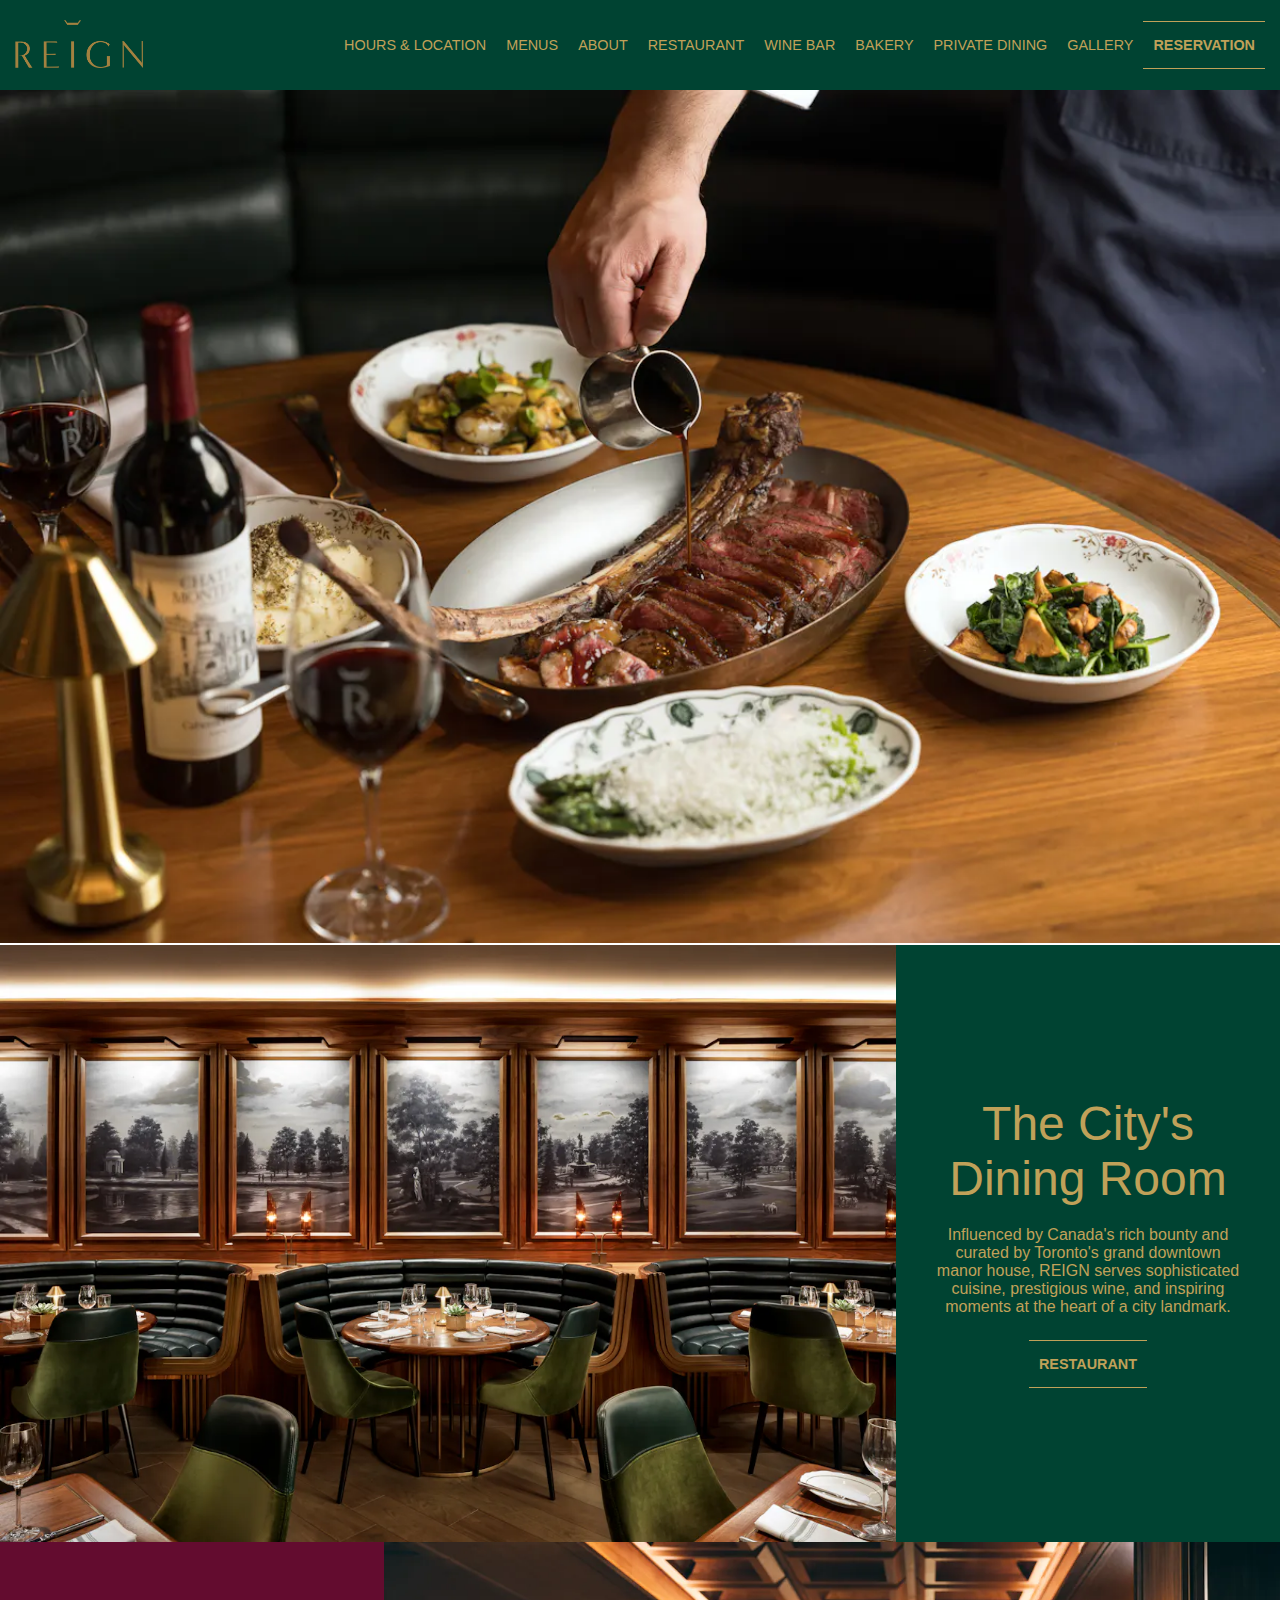
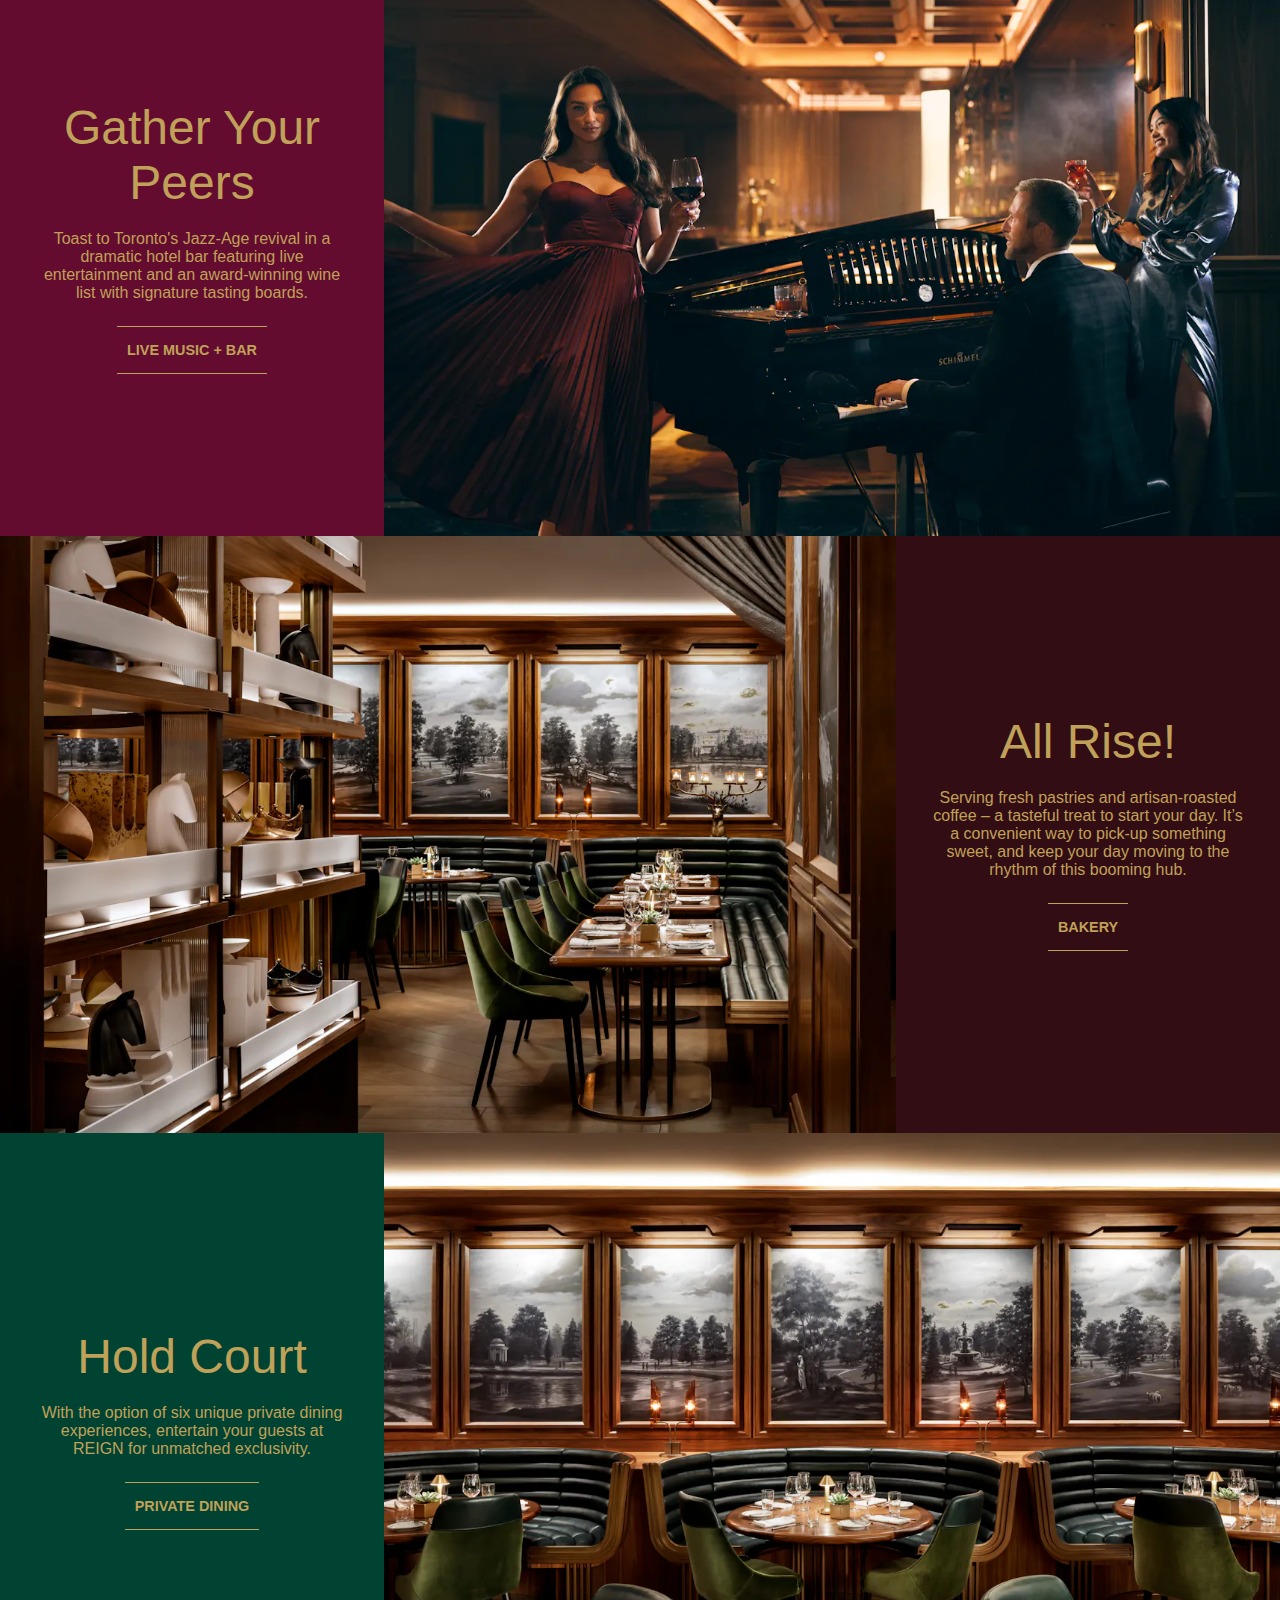
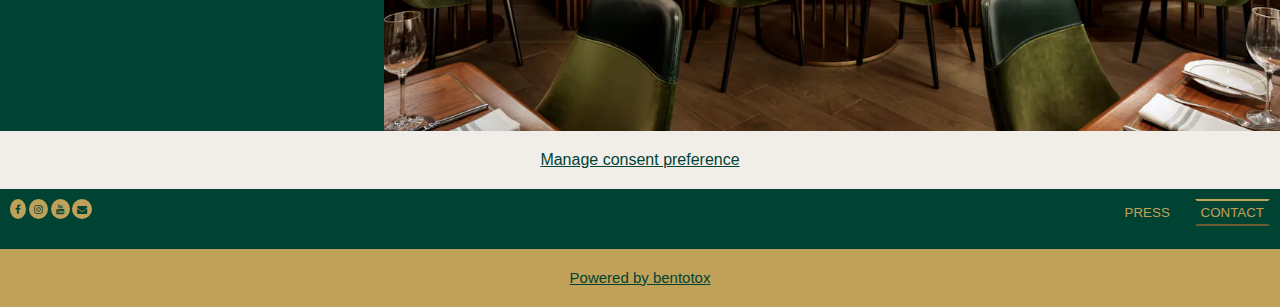
<file: index.html>
<!DOCTYPE html>
<html lang="en">
<head>
    <meta charset="UTF-8">
    <meta name="viewport" content="width=device-width, initial-scale=1.0">
    <title>Document</title>
    <link rel="stylesheet" href="reigntoronto.css">
    <link href="https://fonts.cdnfonts.com/css/minerva-modern-font-family" rel="stylesheet">
    <link rel="stylesheet" href="https://cdnjs.cloudflare.com/ajax/libs/font-awesome/4.7.0/css/font-awesome.min.css"></link>

</head>
<body>

           <!--  to be reccycled -->
    <header>
       <section class="logoimg">
        <img src="6699logo.png" alt="">
       </section>
       <nav class="navbarlinks">
        <ul class="forheadernavbar">
            <li><a href="">Hours & Location</a></li>
            <li><a href="">Menus</a></li>
            <li><a href="">About</a></li>
            <li><a href="">Restaurant</a></li>
            <li><a href="">Wine Bar</a></li>
            <li><a href="">Bakery</a></li>
            <li><a href="">Private Dining</a></li>
            <li><a href="">Gallery</a></li>
            <li ><a href="">Reservation</a></li>
        </ul>
       </nav>
    
       <article class="dropdownmenu">
        <img src="icon-hamburger.svg"  class="special" alt="">
        <ul class="dropdowncontent">
            <li><a href="">Hours & Location</a></li>
            <li><a href="">Menus</a></li>
            <li><a href="">About</a></li>
            <li><a href="">Restaurant</a></li>
            <li><a href="">Wine Bar</a></li>
            <li><a href="">Bakery</a></li>
            <li><a href="">Private Dining</a></li>
            <li><a href="">Gallery</a></li>
            <li ><a href="">Reservation</a></li>
        </ul>
       </article>

    </header>



<!--     firstscetion -->
<section class="firstsection">
    <!-- backgroundimage -->

<article class="coverimage">
    <img src="IMG_4469 2.WEBP" alt="the backgroundimage">
</article>

</section>

<!-- 1 majorsections repeated  -->
<section class="majorsections">

    <article class="consistentimage">
        <img src="IMG_4471 2.WEBP" alt="an image of the Restaurant">
    </article>
    <article class="consistenttext">
        <p class="biggesttextsize">
            The City's Dining Room
        </p>
        <p class="fontsize16">
            Influenced by Canada's rich bounty and curated by Toronto's grand downtown manor house, REIGN serves sophisticated cuisine, prestigious wine, and inspiring moments at the heart of a city landmark.

        </p>
        <p class="fontsize144">
           <a href="">RESTAURANT</a>
        </p>
    </article>
</section>

<!-- 2 majorsections repeated  -->
<section class="majorsection">
    <article class="consistenttext">
        <p class="biggesttextsize">
            Gather Your Peers

        </p>
        <p class="fontsize16">
            Toast to Toronto's Jazz-Age revival in a dramatic hotel bar featuring live entertainment and an award-winning wine list with signature tasting boards.
        </p>
        <p class="fontsize144">
            <a href="">LIVE MUSIC + BAR</a>

        </p>
    </article>
    <article class="consistentimage">
        <img src="IMG_4472 2.WEBP" alt="">
    </article>
   
</section>

<!-- 3 majorsections repeated  -->
<section class="majorsectioner">
    <article class="consistentimage">
        <img src="IMG_4467 2.WEBP" alt="anotehr fine ass image">
    </article>
    <article class="consistenttext">
        <p class="biggesttextsize">
            All Rise!

        </p>
        <p class="fontsize16">
            Serving fresh pastries and artisan-roasted coffee – a tasteful treat to start your day. It’s a convenient way to pick-up something sweet, and keep your day moving to the rhythm of this booming hub.

        </p>
        <p class="fontsize144">
            <a href="">BAKERY</a>

        </p>
    </article>
</section>

<!-- 4majorsections repeated  -->
<section class="majorsections">
    <article class="consistenttext">
        <p class="biggesttextsize">
            Hold Court
        </p>
        <p class="fontsize16">
            With the option of six unique private dining experiences, entertain your guests at REIGN for unmatched exclusivity.

        </p>
        <p class="fontsize144">
            <a href="">PRIVATE DINING</a>

        </p>
    </article>
    <article class="consistentimage">
        <img src="IMG_4471 2.WEBP" alt="an image of coffee">
    </article>
    
</section>

<footer>
    <div style="display: flex; justify-content: center; align-items: center;" id="subfooter" class="fontsize16"><a href="https://www.reigntoronto.ca/contact/# fontsize16">Manage consent preference</a></div>
    
    <div id="subfooter1">
        <span><i class="fa fa-facebook"><a href="https://www.facebook.com/ReignRYH/"></a></i>
        <i class="fa fa-instagram"><a href="https://www.instagram.com/reigntoronto/"></a></i>
        <i class="fa fa-youtube"><a href="https://www.tripadvisor.ca/RSManagementCenter-g155019-d17465967-Reign-Toronto_Ontario.html"></a></i>
        <i class="fa fa-envelope"><a href="ryh.restaurantreservations@fairmont.com"></a></i></span>
    
    <article class="moving-right">
        <button id="sfb1"><a href="https://www.reigntoronto.ca/press-listing/">PRESS</a></button>
        <button id="sfb2"><a href="https://www.reigntoronto.ca/press-listing/">CONTACT</a></button></span>
    
    </article>
    </div>
    <div id="subfooter2" class="fontsize16"><a href="https://getbento.com/?utm_source=footer&utm_campaign=reigntoronto.ca">Powered by bentotox</a></div>
</footer>


</body>
</html>
</file>
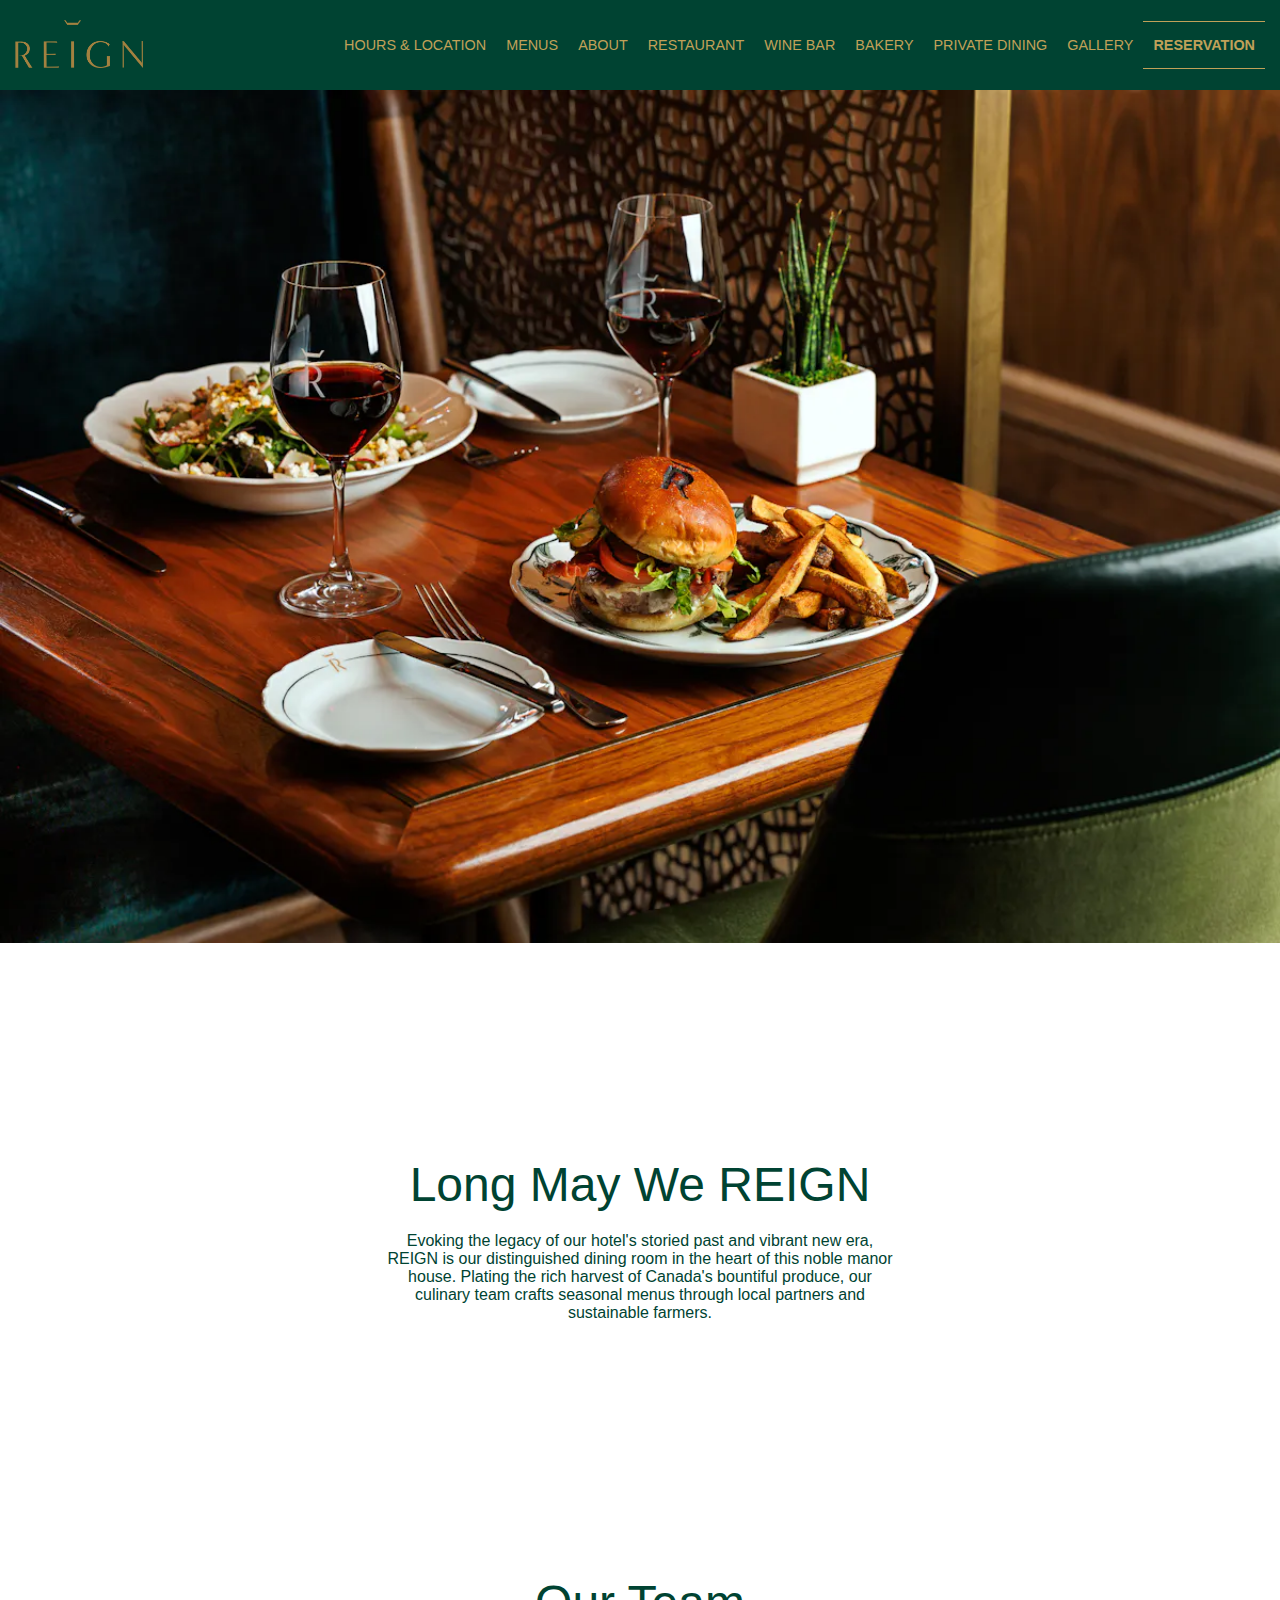
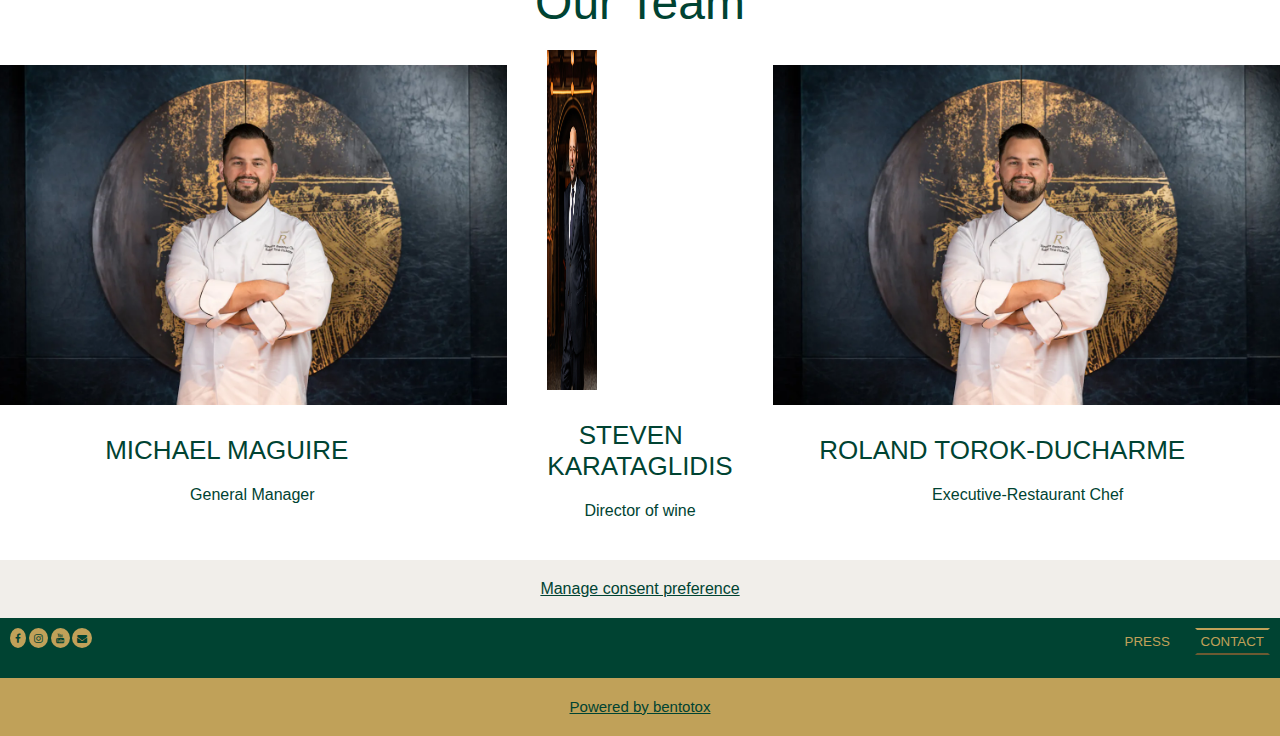
<file: reigntorontoaboutpage.html>
<!DOCTYPE html>
<html lang="en">
<head>
    <meta charset="UTF-8">
    <meta name="viewport" content="width=device-width, initial-scale=1.0">
    <title>Document</title>
    <link rel="stylesheet" href="reigntoronto.css">
    <link href="https://fonts.cdnfonts.com/css/minerva-modern-font-family" rel="stylesheet">
    <link rel="stylesheet" href="https://cdnjs.cloudflare.com/ajax/libs/font-awesome/4.7.0/css/font-awesome.min.css"></link>


</head>
<body>
       <!--  to be reccycled -->
       <header>
        <section class="logoimg">
         <img src="6699logo.png" alt="">
        </section>
        <nav class="navbarlinks">
         <ul class="forheadernavbar">
             <li><a href="">Hours & Location</a></li>
             <li><a href="">Menus</a></li>
             <li><a href="">About</a></li>
             <li><a href="">Restaurant</a></li>
             <li><a href="">Wine Bar</a></li>
             <li><a href="">Bakery</a></li>
             <li><a href="">Private Dining</a></li>
             <li><a href="">Gallery</a></li>
             <li ><a href="">Reservation</a></li>
         </ul>
        </nav>
     
      <article class="dropdownmenu">
        <img class="" src="icon-hamburger.svg" alt="">
        <ul class="dropdowncontent">
         <li><a href="">Hours & Location</a></li>
         <li><a href="">Menus</a></li>
         <li><a href="">About</a></li>
         <li><a href="">Restaurant</a></li>
         <li><a href="">Wine Bar</a></li>
         <li><a href="">Bakery</a></li>
         <li><a href="">Private Dining</a></li>
         <li><a href="">Gallery</a></li>
         <li ><a href="">Reservation</a></li>
       </ul>
      </article>
     </header>
 
<!--     firstscetion -->
<section class="firstsection">
    <!-- backgroundimage -->

<article class="coverimage">
    <img src="IMG_4468 2.WEBP" alt="the backgroundimage">
</article>

</section>
<section class="longmaywereign">
    <article class="tomask">
        <p class="biggesttextsize">
            Long May We REIGN

        </p>
        <p class="fontsize16">
            Evoking the legacy of our hotel's storied past and vibrant new era, REIGN is our distinguished dining room in the heart of this noble manor house. Plating the rich harvest of Canada's bountiful produce, our culinary team crafts seasonal menus through local partners and sustainable farmers.
        </p>
    </article>
</section>
<section class="ourteam">
    <p class="biggesttextsize">
        Our Team
    </p>
    <article class="forourteamboxes">
        <article class="ourteambox">
            <img src="IMG_4474.WEBP" alt="">
            <p class="mediumsizetext">MICHAEL MAGUIRE</p>
            <p class="fontsize16">
                General Manager
            </p>
        </article>
        <article class="ourteambox">
            <img src="IMG_4475.WEBP" alt=""   class="special">
            <p class="mediumsizetext">STEVEN KARATAGLIDIS</p>
            <p class="fontsize16">
                Director of wine
            </p>
        </article>
        <article class="ourteambox">
            <img src="IMG_4474.WEBP" alt="">
            <p class="mediumsizetext">ROLAND TOROK-DUCHARME</p>
            <p class="fontsize16">
                Executive-Restaurant Chef
            </p>
        </article>


    </article>

</section>

<footer>
    <div style="display: flex; justify-content: center; align-items: center;" id="subfooter" class="fontsize16"><a href="https://www.reigntoronto.ca/contact/#">Manage consent preference</a></div>
    
    <div id="subfooter1">
        <span><i class="fa fa-facebook"><a href="https://www.facebook.com/ReignRYH/"></a></i>
        <i class="fa fa-instagram"><a href="https://www.instagram.com/reigntoronto/"></a></i>
    <i class="fa fa-youtube"><a href="https://www.tripadvisor.ca/RSManagementCenter-g155019-d17465967-Reign-Toronto_Ontario.html"></a></i>
<i class="fa fa-envelope"><a href="ryh.restaurantreservations@fairmont.com"></a></i></span>
<span><button id="sfb1"><a href="https://www.reigntoronto.ca/press-listing/">PRESS</a></button>
    <button id="sfb2"><a href="https://www.reigntoronto.ca/press-listing/">CONTACT</a></button></span>
    </div>
    <div id="subfooter2" class="fontsize16"><a href="https://getbento.com/?utm_source=footer&utm_campaign=reigntoronto.ca">Powered by bentotox</a></div>
</footer>

</body>
</html>
</file>
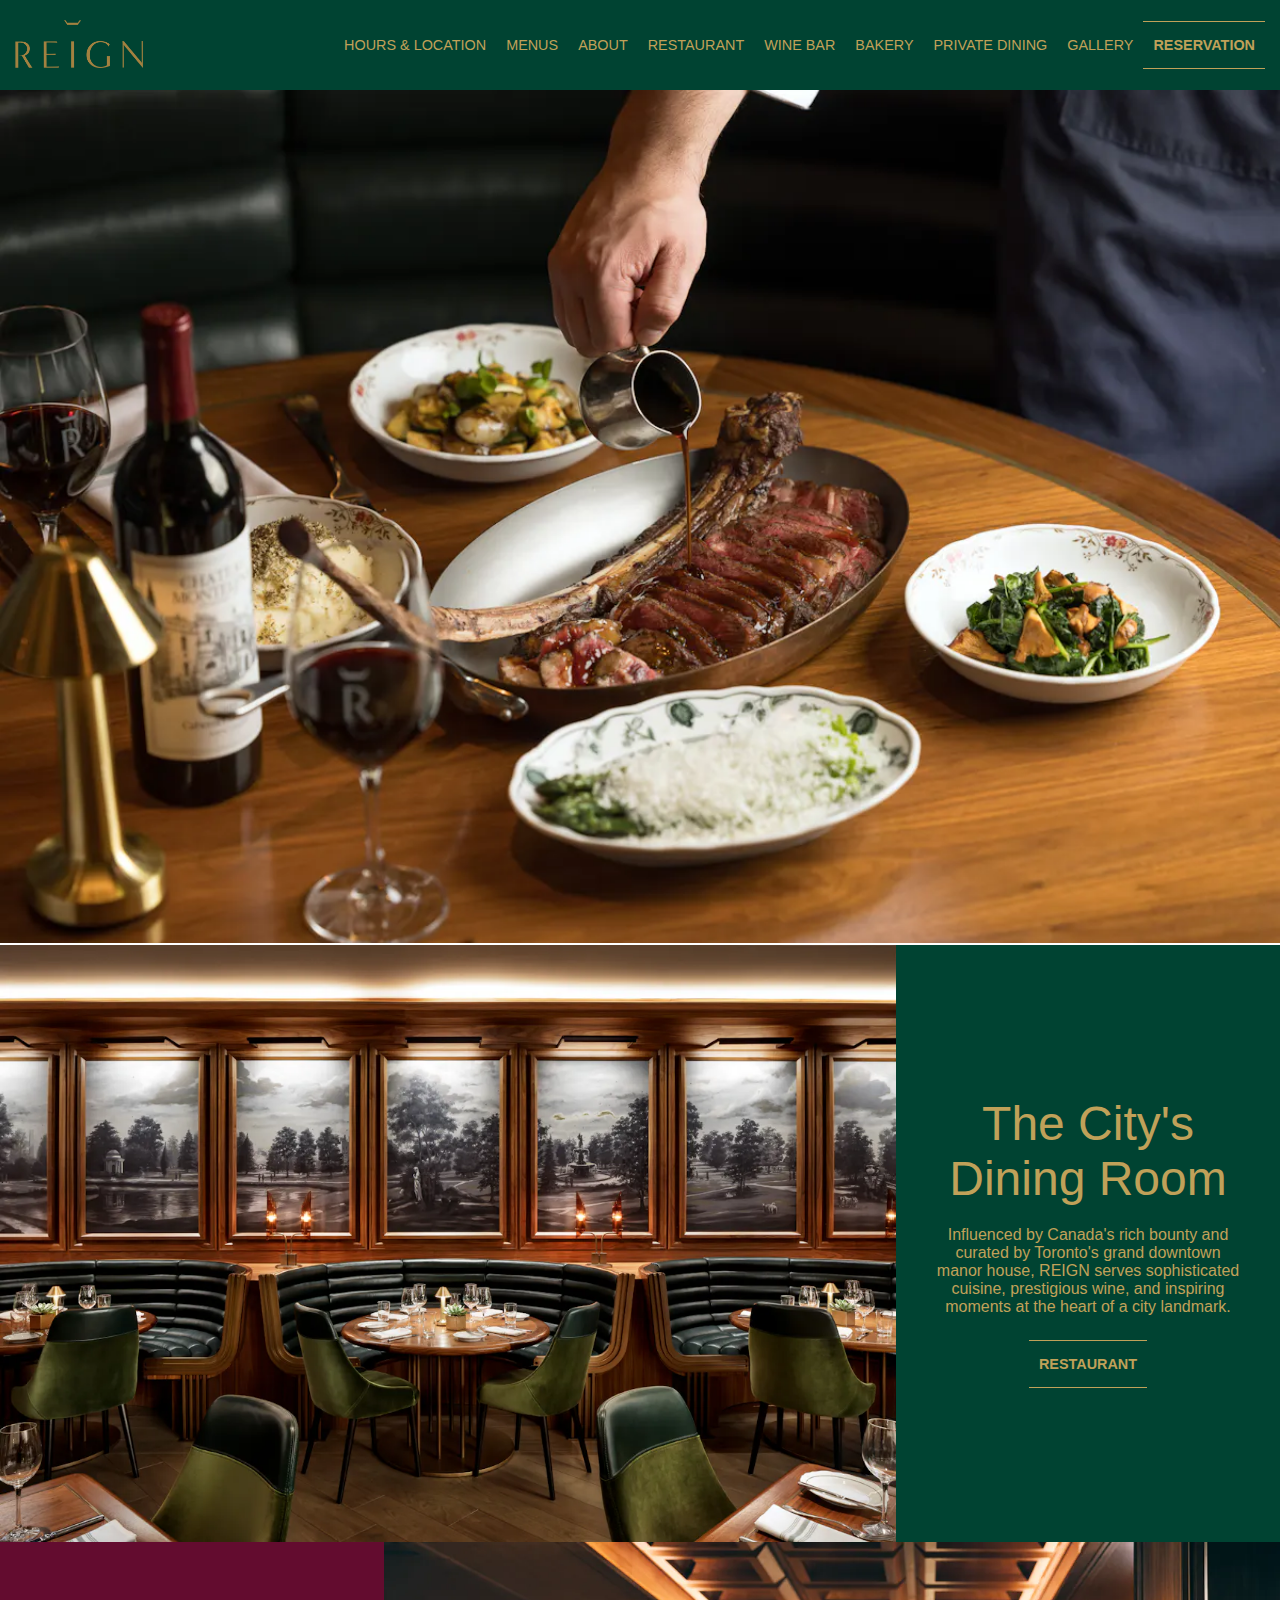
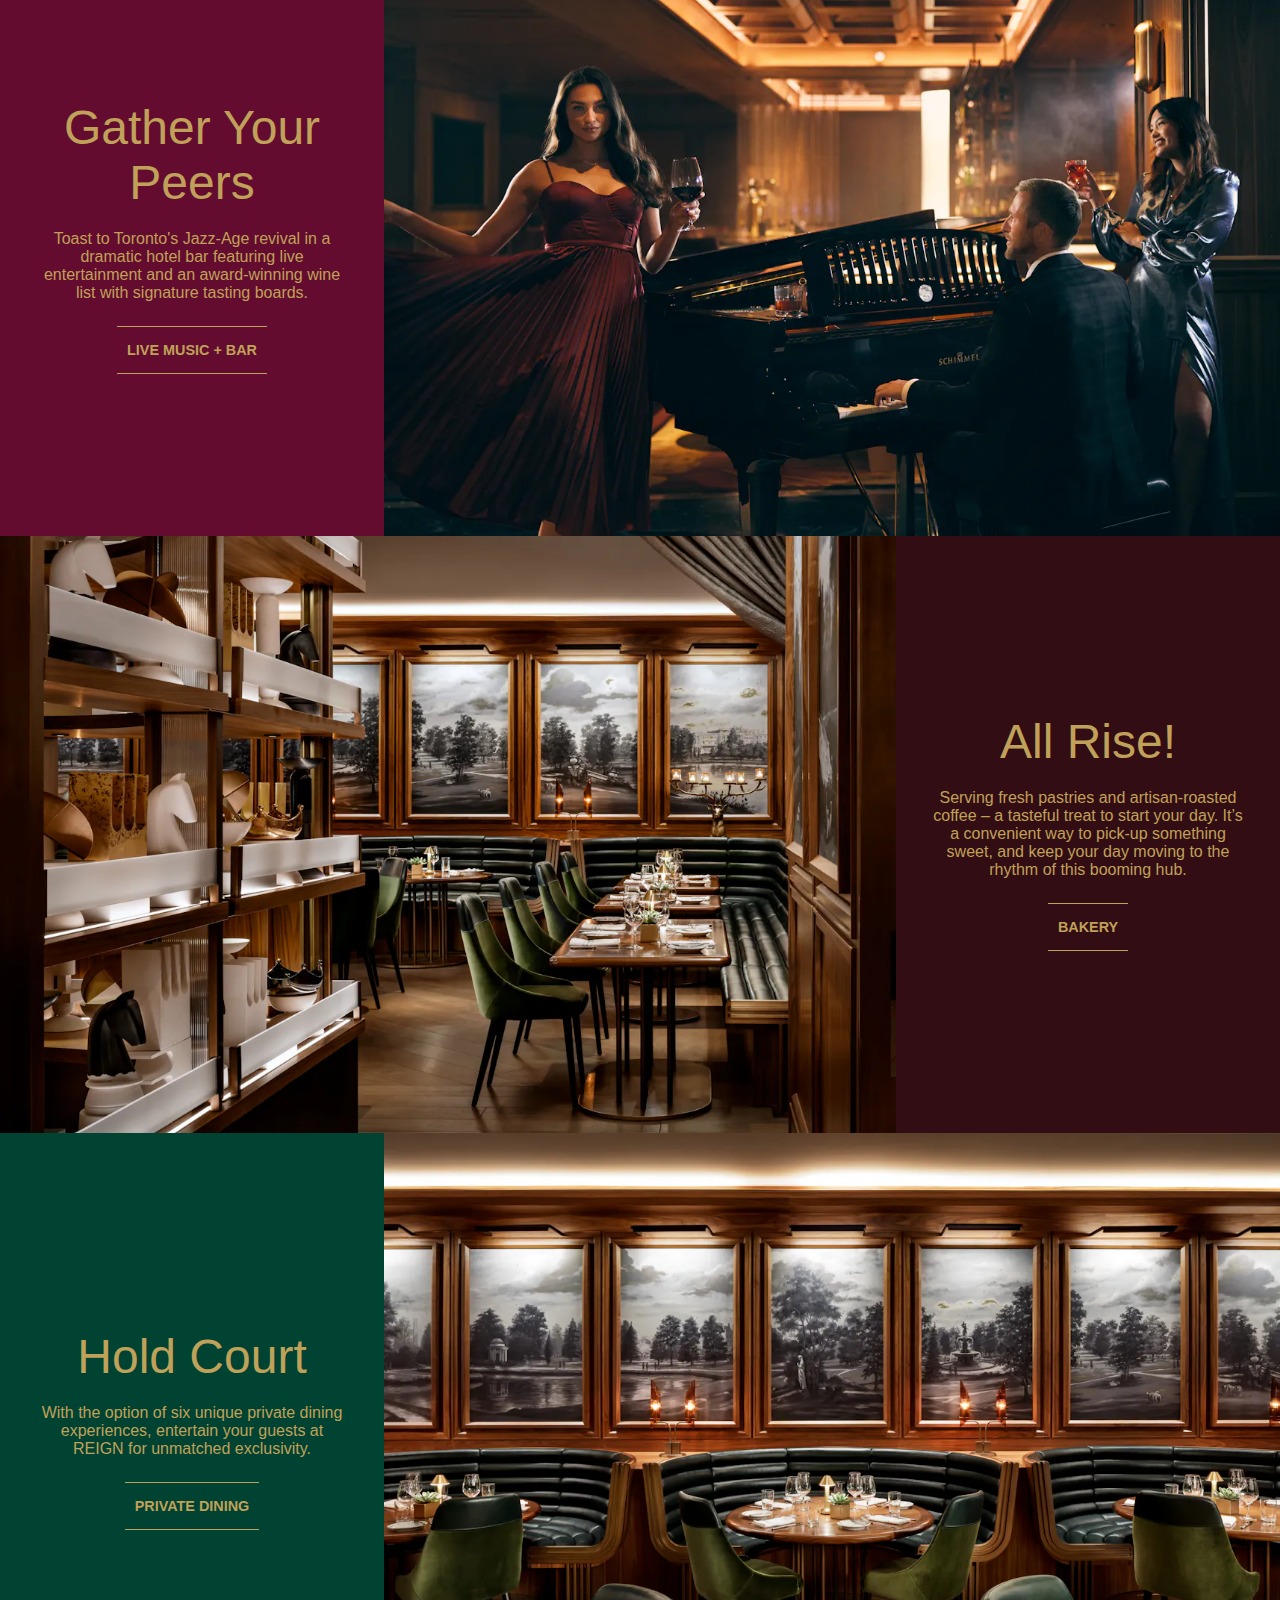
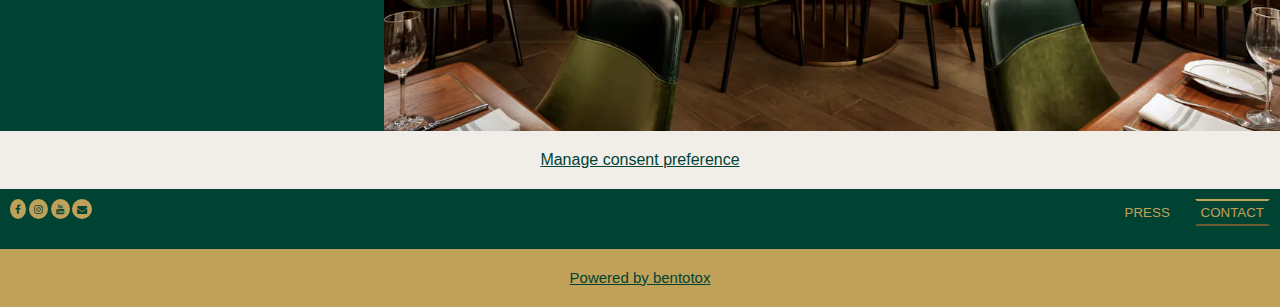
<file: reigntorontolandingpage.html>
<!DOCTYPE html>
<html lang="en">
<head>
    <meta charset="UTF-8">
    <meta name="viewport" content="width=device-width, initial-scale=1.0">
    <title>Document</title>
    <link rel="stylesheet" href="reigntoronto.css">
    <link href="https://fonts.cdnfonts.com/css/minerva-modern-font-family" rel="stylesheet">
    <link rel="stylesheet" href="https://cdnjs.cloudflare.com/ajax/libs/font-awesome/4.7.0/css/font-awesome.min.css"></link>

</head>
<body>

           <!--  to be reccycled -->
    <header>
       <section class="logoimg">
        <img src="6699logo.png" alt="">
       </section>
       <nav class="navbarlinks">
        <ul class="forheadernavbar">
            <li><a href="">Hours & Location</a></li>
            <li><a href="">Menus</a></li>
            <li><a href="">About</a></li>
            <li><a href="">Restaurant</a></li>
            <li><a href="">Wine Bar</a></li>
            <li><a href="">Bakery</a></li>
            <li><a href="">Private Dining</a></li>
            <li><a href="">Gallery</a></li>
            <li ><a href="">Reservation</a></li>
        </ul>
       </nav>
    
       <article class="dropdownmenu">
        <img src="icon-hamburger.svg" class="special" alt="">
        <ul class="dropdowncontent">
            <li><a href="">Hours & Location</a></li>
            <li><a href="">Menus</a></li>
            <li><a href="">About</a></li>
            <li><a href="">Restaurant</a></li>
            <li><a href="">Wine Bar</a></li>
            <li><a href="">Bakery</a></li>
            <li><a href="">Private Dining</a></li>
            <li><a href="">Gallery</a></li>
            <li ><a href="">Reservation</a></li>
        </ul>
       </article>

    </header>



<!--     firstscetion -->
<section class="firstsection">
    <!-- backgroundimage -->

<article class="coverimage">
    <img src="IMG_4469 2.WEBP" alt="the backgroundimage">
</article>

</section>

<!-- 1 majorsections repeated  -->
<section class="majorsections">

    <article class="consistentimage">
        <img src="IMG_4471 2.WEBP" alt="an image of the Restaurant">
    </article>
    <article class="consistenttext">
        <p class="biggesttextsize">
            The City's Dining Room
        </p>
        <p class="fontsize16">
            Influenced by Canada's rich bounty and curated by Toronto's grand downtown manor house, REIGN serves sophisticated cuisine, prestigious wine, and inspiring moments at the heart of a city landmark.

        </p>
        <p class="fontsize144">
           <a href="">RESTAURANT</a>
        </p>
    </article>
</section>

<!-- 2 majorsections repeated  -->
<section class="majorsection">
    <article class="consistenttext">
        <p class="biggesttextsize">
            Gather Your Peers

        </p>
        <p class="fontsize16">
            Toast to Toronto's Jazz-Age revival in a dramatic hotel bar featuring live entertainment and an award-winning wine list with signature tasting boards.
        </p>
        <p class="fontsize144">
            <a href="">LIVE MUSIC + BAR</a>

        </p>
    </article>
    <article class="consistentimage">
        <img src="IMG_4472 2.WEBP" alt="">
    </article>
   
</section>

<!-- 3 majorsections repeated  -->
<section class="majorsectioner">
    <article class="consistentimage">
        <img src="IMG_4467 2.WEBP" alt="anotehr fine ass image">
    </article>
    <article class="consistenttext">
        <p class="biggesttextsize">
            All Rise!

        </p>
        <p class="fontsize16">
            Serving fresh pastries and artisan-roasted coffee – a tasteful treat to start your day. It’s a convenient way to pick-up something sweet, and keep your day moving to the rhythm of this booming hub.

        </p>
        <p class="fontsize144">
            <a href="">BAKERY</a>

        </p>
    </article>
</section>

<!-- 4majorsections repeated  -->
<section class="majorsections">
    <article class="consistenttext">
        <p class="biggesttextsize">
            Hold Court
        </p>
        <p class="fontsize16">
            With the option of six unique private dining experiences, entertain your guests at REIGN for unmatched exclusivity.

        </p>
        <p class="fontsize144">
            <a href="">PRIVATE DINING</a>

        </p>
    </article>
    <article class="consistentimage">
        <img src="IMG_4471 2.WEBP" alt="an image of coffee">
    </article>
    
</section>

<footer>
    <div style="display: flex; justify-content: center; align-items: center;" id="subfooter" class="fontsize16"><a href="https://www.reigntoronto.ca/contact/# fontsize16">Manage consent preference</a></div>
    
    <div id="subfooter1">
        <span><i class="fa fa-facebook"><a href="https://www.facebook.com/ReignRYH/"></a></i>
        <i class="fa fa-instagram"><a href="https://www.instagram.com/reigntoronto/"></a></i>
    <i class="fa fa-youtube"><a href="https://www.tripadvisor.ca/RSManagementCenter-g155019-d17465967-Reign-Toronto_Ontario.html"></a></i>
<i class="fa fa-envelope"><a href="ryh.restaurantreservations@fairmont.com"></a></i></span>
<span><button id="sfb1"><a href="https://www.reigntoronto.ca/press-listing/">PRESS</a></button>
    <button id="sfb2"><a href="https://www.reigntoronto.ca/press-listing/">CONTACT</a></button></span>
    </div>
    <div id="subfooter2" class="fontsize16"><a href="https://getbento.com/?utm_source=footer&utm_campaign=reigntoronto.ca">Powered by bentotox</a></div>
</footer>


</body>
</html>
</file>
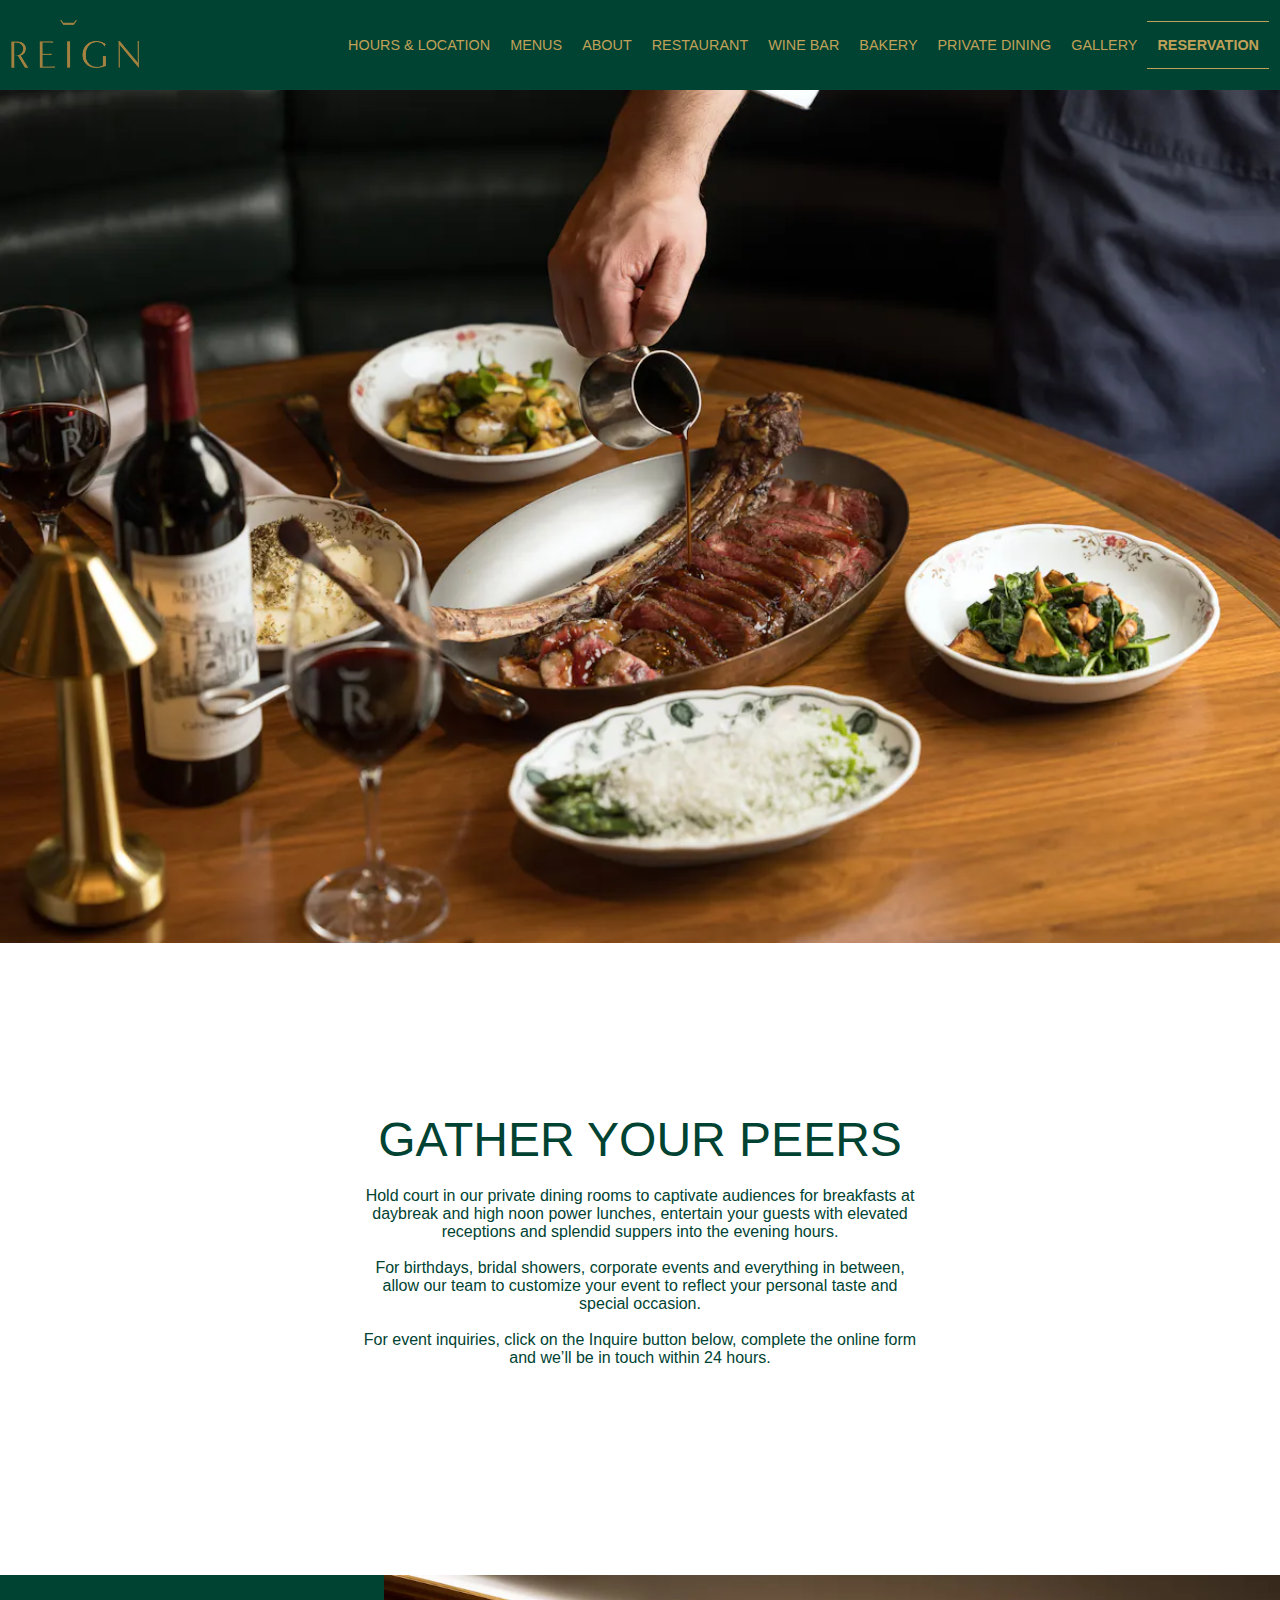
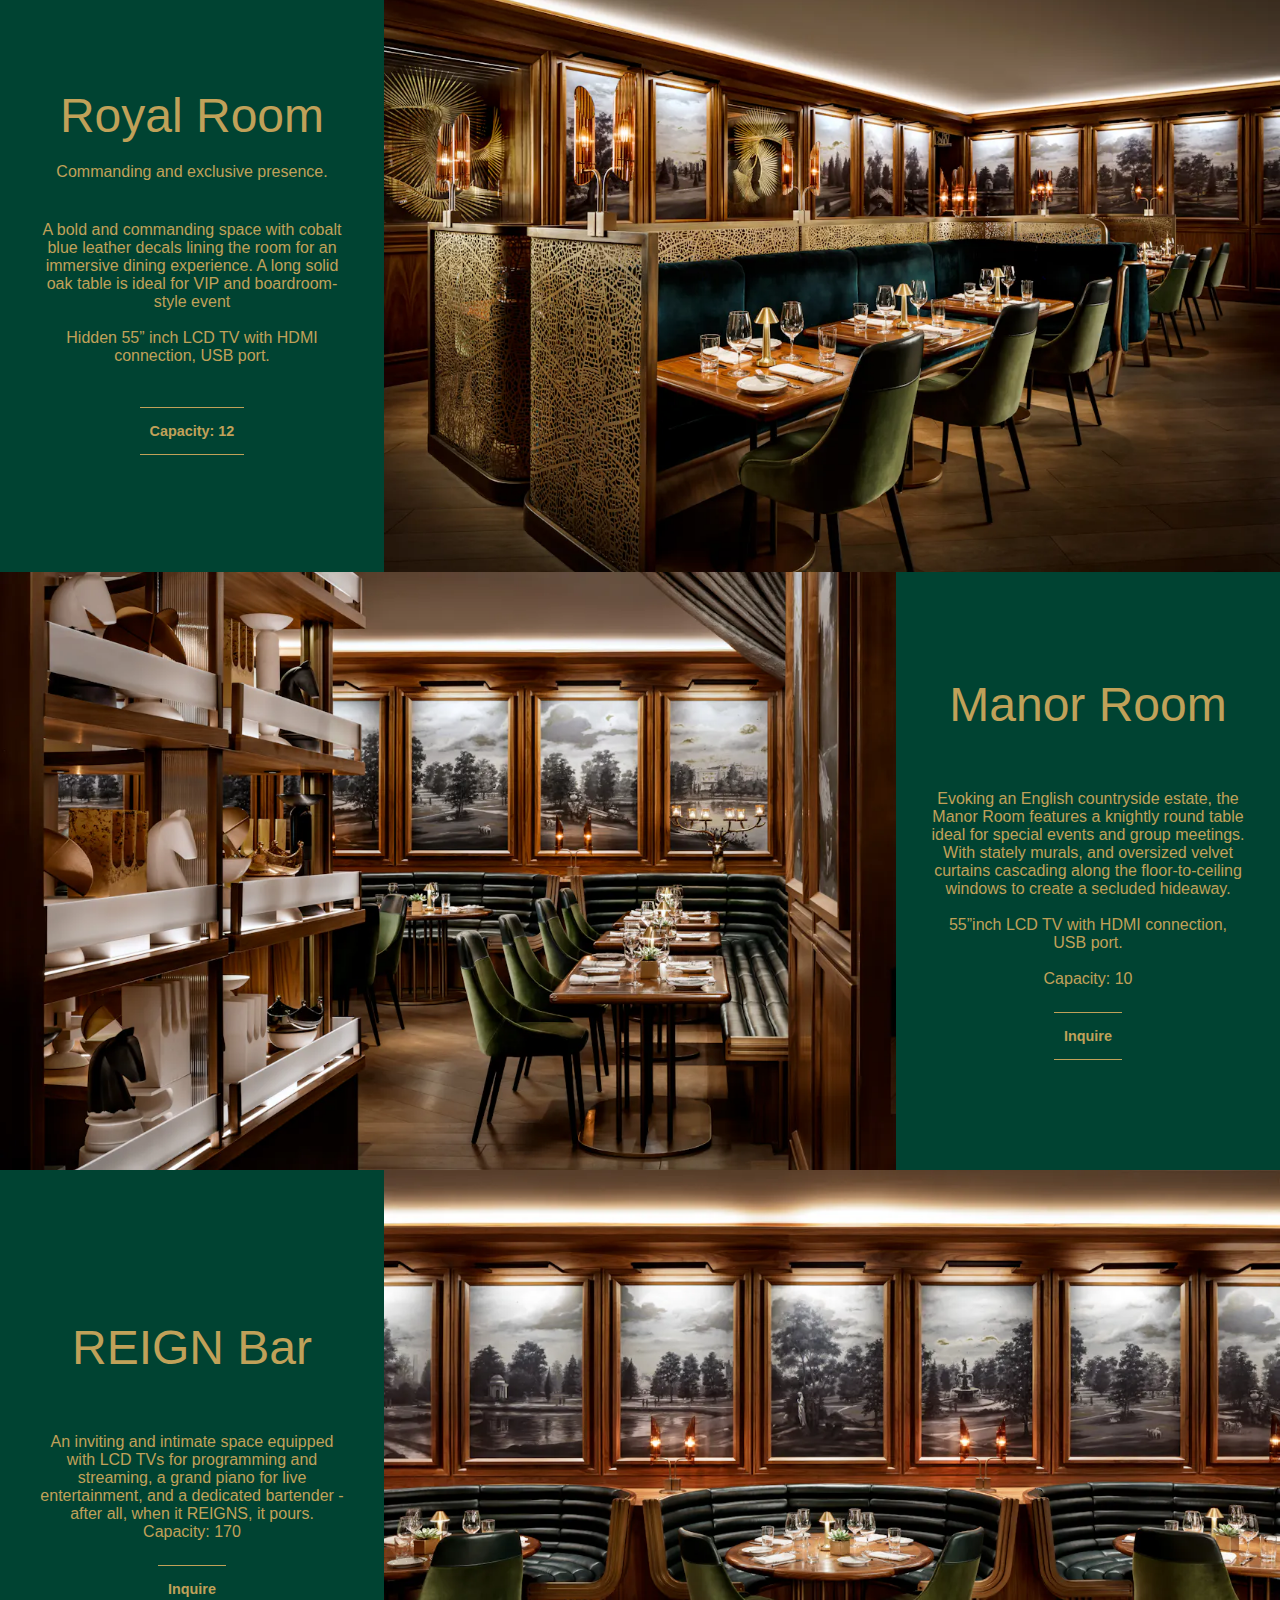
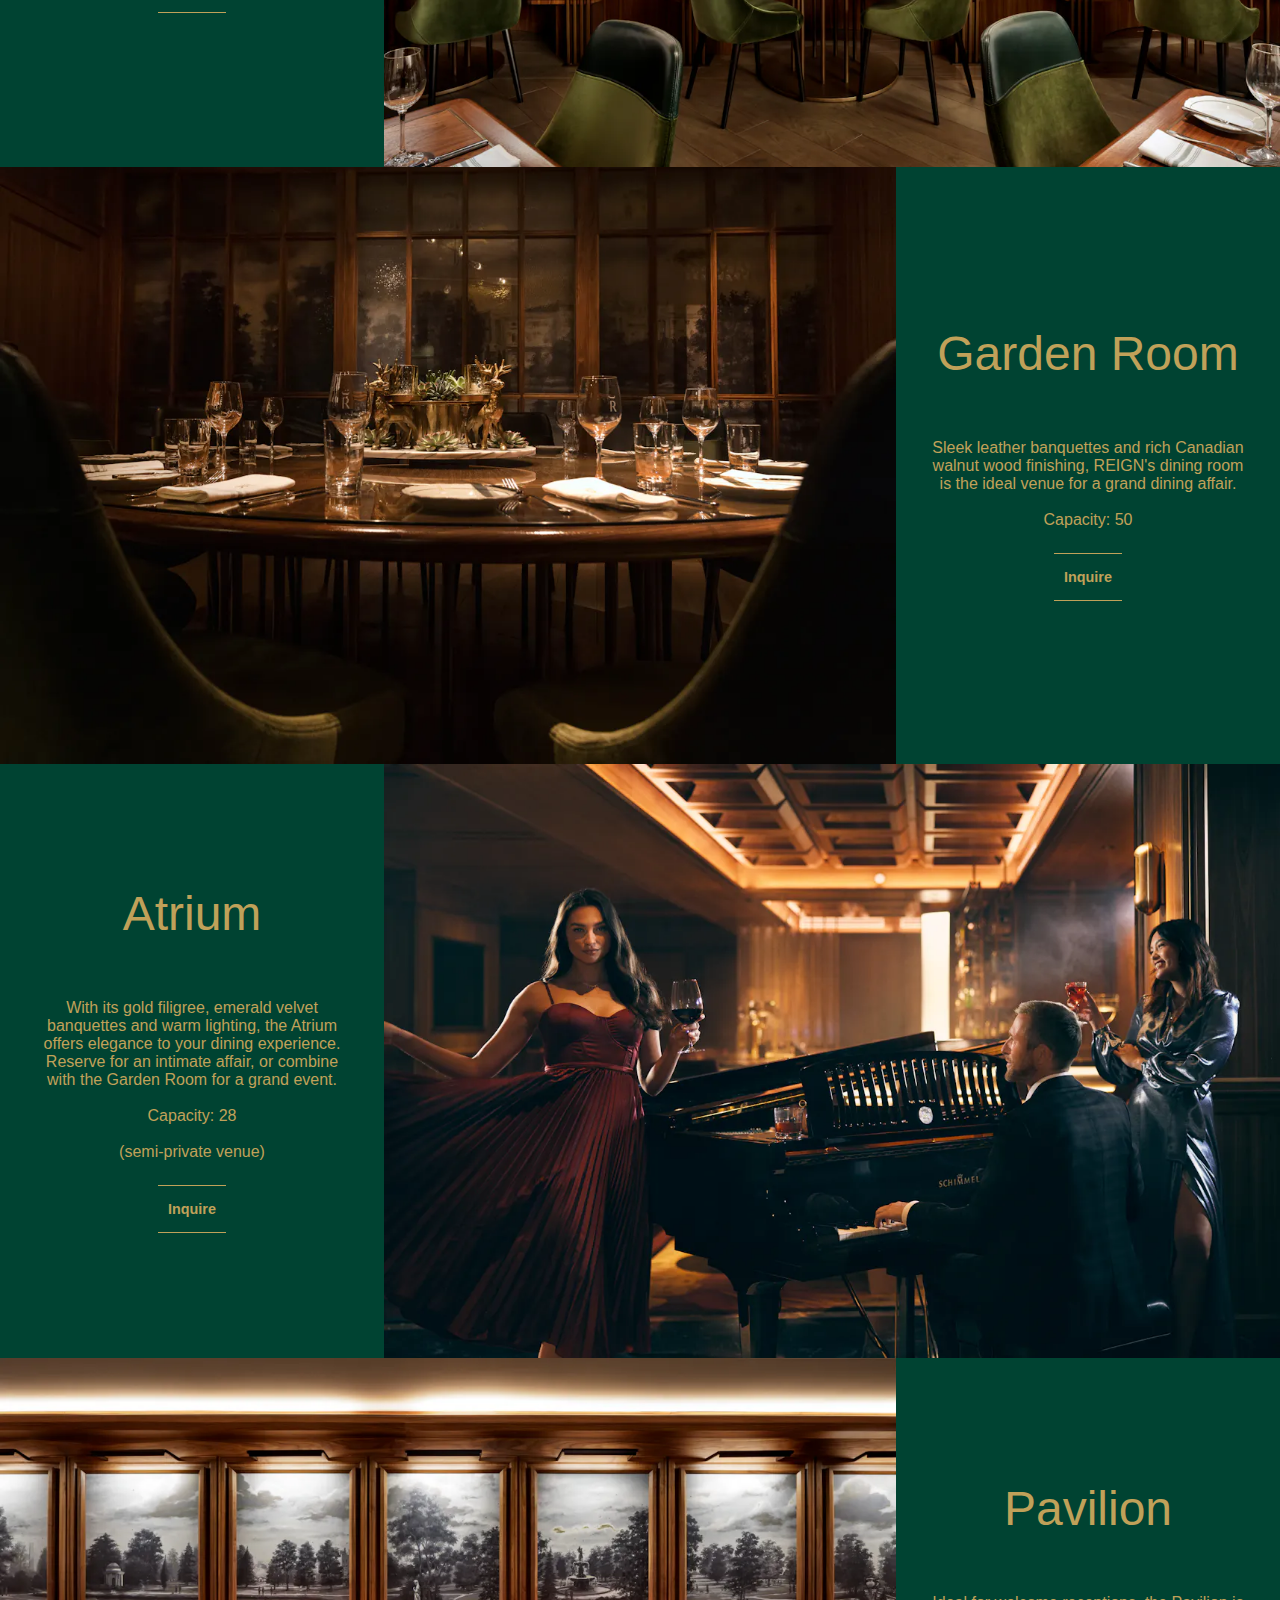
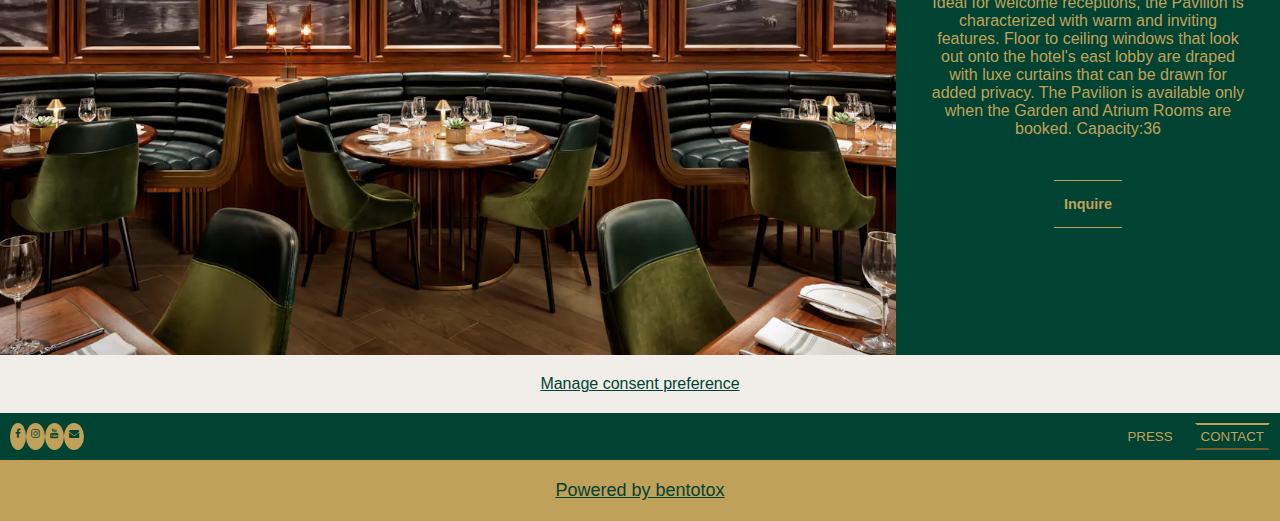
<file: reigntorontoprivatedining.html>
<!DOCTYPE html>
<html lang="en">
<head>
    <meta charset="UTF-8">
    <meta name="viewport" content="width=device-width, initial-scale=1.0">
    <title>Document</title>
    <link rel="stylesheet" href="reigntorontodinning.css">
    <link href="https://fonts.cdnfonts.com/css/minerva-modern-font-family" rel="stylesheet">
    <link rel="stylesheet" href="https://cdnjs.cloudflare.com/ajax/libs/font-awesome/4.7.0/css/font-awesome.min.css"></link>


</head>
<body>
           <!--  to be reccycled -->
   <header><!-- 
      <section class="logoimg">
         <img src="6699logo.png" alt="">
         <nav class="navbarlinks">
             <ul class="forheadernavbar">
                 <li><a href="">Hours & Location</a></li>
                 <li><a href="">Menus</a></li>
                 <li><a href="">About</a></li>
                 <li><a href="">Restaurant</a></li>
                 <li><a href="">Wine Bar</a></li>
                 <li><a href="">Bakery</a></li>
                 <li><a href="">Private Dining</a></li>
                 <li><a href="">Gallery</a></li>
                 <li ><a href="">Reservation</a></li>
             </ul>
          </nav>
     </section>

     <article class="dropdownmenu">
        <img src="icon-hamburger.svg" class="special" alt="">
        <ul class="dropdowncontent">
            <li><a href="">Hours & Location</a></li>
            <li><a href="">Menus</a></li>
            <li><a href="">About</a></li>
            <li><a href="">Restaurant</a></li>
            <li><a href="">Wine Bar</a></li>
            <li><a href="">Bakery</a></li>
            <li><a href="">Private Dining</a></li>
            <li><a href="">Gallery</a></li>
            <li ><a href="">Reservation</a></li>
        </ul>
       </article>

     

 -->   
 <section class="logoimg">
    <img src="6699logo.png" alt="">
   </section>
   <nav class="navbarlinks">
    <ul class="forheadernavbar">
        <li><a href="">Hours & Location</a></li>
        <li><a href="">Menus</a></li>
        <li><a href="">About</a></li>
        <li><a href="">Restaurant</a></li>
        <li><a href="">Wine Bar</a></li>
        <li><a href="">Bakery</a></li>
        <li><a href="">Private Dining</a></li>
        <li><a href="">Gallery</a></li>
        <li ><a href="">Reservation</a></li>
    </ul>
   </nav>

   <article class="dropdownmenu">
    <img src="icon-hamburger.svg" class="special" alt="">
    <ul class="dropdowncontent">
        <li><a href="">Hours & Location</a></li>
        <li><a href="">Menus</a></li>
        <li><a href="">About</a></li>
        <li><a href="">Restaurant</a></li>
        <li><a href="">Wine Bar</a></li>
        <li><a href="">Bakery</a></li>
        <li><a href="">Private Dining</a></li>
        <li><a href="">Gallery</a></li>
        <li ><a href="">Reservation</a></li>
    </ul>
   </article>
 
   </header>


<!--     firstscetion -->
<section class="firstsection">
    <!-- backgroundimage -->

<article class="coverimage">
    <img src="IMG_4469 2.WEBP" alt="the backgroundimage">
</article>

</section>

<section class="longmaywereign">
    <article class="tomask">
        <p class="biggesttextsize">
            GATHER YOUR PEERS

        </p>
        <p class="fontsize16">
            Hold court in our private dining rooms to captivate audiences for breakfasts at daybreak and high noon power lunches, entertain your guests with elevated receptions and splendid suppers into the evening hours.  <br><br>
            For birthdays, bridal showers, corporate events and everything in between, allow our team to customize your event to reflect your personal taste and special occasion. <br><br>
            For event inquiries, click on the Inquire button below, complete the online form and we’ll be in touch within 24 hours.

        </p>
    </article>
</section>

<section class="majorsections">

    <article class="consistenttext">
        <p class="biggesttextsize">
            Royal Room
        </p>
        <p class="fontsize16">
            Commanding and exclusive presence.


        </p>
        <p class="fontsize16">
            A bold and commanding space with cobalt blue leather decals lining the room for an immersive dining experience. A long solid oak table is ideal for VIP and boardroom-style event <br><br>
            Hidden 55” inch LCD TV with HDMI connection, USB port.  <br><br>


        </p>
        <p class="fontsize144">
           <a href="">Capacity: 12</a>
        </p>
    </article>
    <article class="consistentimage">
        <img src="IMG_4466 2.WEBP" alt="an image of the Restaurant">
    </article>
  
</section>


<section class="majorsections">

    <article class="consistentimage">
        <img src="IMG_4467 2.WEBP" alt="an image of the Restaurant">
    </article>
    <article class="consistenttext">
        <p class="biggesttextsize">
            Manor Room
        </p>
        <p class="fontsize16big">Focused and secluded.

        </p>
        <p class="fontsize16">
            Evoking an English countryside estate, the Manor Room features a knightly round table ideal for special events and group meetings. With stately murals, and oversized velvet curtains cascading along the floor-to-ceiling windows to create a secluded hideaway. <br><br>
            55”inch LCD TV with HDMI connection, USB port. <br><br>
            Capacity: 10






        </p>
        <p class="fontsize144">
           <a href="">Inquire</a>
        </p>
    </article>
</section>

<section class="majorsections">

    <article class="consistenttext">
        <p class="biggesttextsize">
            REIGN Bar

        </p>
        <p class="fontsize16big">Charming Art Deco speakeasy.

        </p>
        <p class="fontsize16">
            An inviting and intimate space equipped with LCD TVs for programming and streaming, a grand piano for live entertainment, and a dedicated bartender - after all, when it REIGNS, it pours.
            <br>
            Capacity: 170





        </p>
        <p class="fontsize144">
           <a href="">Inquire</a>
        </p>
    </article>
    <article class="consistentimage">
        <img src="IMG_4471 2.WEBP" alt="an image of the Restaurant">
    </article>
  
</section>

<section class="majorsections">

    <article class="consistentimage">
        <img src="IMG_4470 2.WEBP" alt="an image of the Restaurant">
    </article>
    <article class="consistenttext">
        <p class="biggesttextsize">
            Garden Room

        </p>
        <p class="fontsize16big">Richly debonaire ensemble dining.

        </p>
        <p class="fontsize16">
            Sleek leather banquettes and rich Canadian walnut wood finishing, REIGN's dining room is the ideal venue for a grand dining affair. <br><br>
            Capacity: 50




        </p>
        <p class="fontsize144">
           <a href="">Inquire</a>
        </p>
    </article>
</section>

<section class="majorsections">

    <article class="consistenttext">
        <p class="biggesttextsize">
            Atrium

        </p>
        <p class="fontsize16big">
            Timeless elegance. 


        </p>
        <p class="fontsize16">
            With its gold filigree, emerald velvet banquettes and warm lighting, the Atrium offers elegance to your dining experience. Reserve for an intimate affair, or combine with the Garden Room for a grand event.  <br><br>
            Capacity: 28 <br><br>
            (semi-private venue)





        </p>
        <p class="fontsize144">
           <a href="">Inquire</a>
        </p>
    </article>
    <article class="consistentimage">
        <img src="IMG_4472 2.WEBP" alt="an image of the Restaurant">
    </article>
   
</section>

<section class="majorsections">

    <article class="consistentimage">
        <img src="IMG_4471 2.WEBP" alt="an image of the Restaurant">
    </article>
    <article class="consistenttext">
        <p class="biggesttextsize">
            Pavilion


        </p>
        <p class="fontsize16big">
            Open and inviting.



        </p>
        <p class="fontsize16">
            Ideal for welcome receptions, the Pavilion is characterized with warm and inviting features. Floor to ceiling windows that look out onto the hotel's east lobby are draped with luxe curtains that can be drawn for added privacy. The Pavilion is available only when the Garden and Atrium Rooms are booked.

            Capacity:36 <br><br>





        </p>
        <p class="fontsize144">
           <a href="">Inquire</a>
        </p>
    </article>
</section>

<footer>
    <div id="subfooter"><a href="https://www.reigntoronto.ca/contact/#">Manage consent preference</a></div>
    
    <div id="subfooter1">
        <span><i class="fa fa-facebook"><a href="https://www.facebook.com/ReignRYH/"></a></i>
        <i class="fa fa-instagram"><a href="https://www.instagram.com/reigntoronto/"></a></i>
    <i class="fa fa-youtube"><a href="https://www.tripadvisor.ca/RSManagementCenter-g155019-d17465967-Reign-Toronto_Ontario.html"></a></i>
<i class="fa fa-envelope"><a href="ryh.restaurantreservations@fairmont.com"></a></i></span>
<span><button id="sfb1"><a href="https://www.reigntoronto.ca/press-listing/">PRESS</a></button>
    <button id="sfb2"><a href="https://www.reigntoronto.ca/press-listing/">CONTACT</a></button></span>
    </div>
    <div id="subfooter2"><a href="https://getbento.com/?utm_source=footer&utm_campaign=reigntoronto.ca">Powered by bentotox</a></div>
</footer>






             
</body>
</html>
</file>
<file: reigntoronto.css>
* {
  margin: 0%;
  padding: 0;
  box-sizing: border-box;
}
html {
  font-size: 62.5%;
  font-family: "Minerva Modern", sans-serif;
  font-style: normal;
}
:root {
  --onlygreencolor: #004332;
  --goldcolor: #c0a159;
  --lightred: #630c2f;
  --deepred: #320d14;

  /* text colors */
  --white: #fff;
  --goldcolor: #c0a159;
  --deepgray: #666;
  --blue: #152c5b;
  --lightgrey: #ffffff8c;

  /*  fontsizes */
  --font16px: 1.6rem;
  --font14px: 1.44rem;
  --font12px: 1.28rem;
  --font36px: 2.6rem;
  --font48px: 4.8rem;
  --fon10px: 1.04rem;
  --font13px: 1.3rem;

  --color: #c0a159;
  --color1: #004332;
  --color2: #f1eeea;
  --display: flex;
  --direction1: column;
  --direction2: row;
  --align: center;
  --br: 100%;
}
.biggesttextsize {
  font-size: var(--font48px);
  text-align: center;
  padding-bottom: 2rem;
  font-weight: 400;
}
.fontsize16 {
  font-size: var(--font16px) !important;
  text-align: center;
  padding-bottom: 4rem;
}
.fontsize144 {
  font-size: var(--font14px);
  text-align: center;
  padding-bottom: 2rem;
}
.fontsize144 a {
  border-top: 0.1rem solid var(--goldcolor);
  border-bottom: 0.1rem solid var(--goldcolor);
  padding: 1.5rem 1rem;
  text-decoration: none;
  font-weight: bold;
  color: var(--goldcolor);
}

/* evertyhing here is for the head section */
header {
  background-color: var(--onlygreencolor);
  padding: 2rem 1.5rem;
  color: var(--goldcolor);
  display: flex;
  justify-content: space-between;
  align-items: center;
}

.dropdowncontent {
  display: none;
}

.logoimg img {
  width: 10vw;
}
header ul {
  display: flex;
  justify-content: space-around;
  align-items: center;
}
header li {
  text-transform: uppercase;
  padding: 0 1rem;
  font-size: var(--font14px);
  list-style: none;
  transition: all 3s ease 0s;
  border-top: 0.1rem solid transparent;
  border-bottom: 0.1rem solid transparent;
}
header li:hover {
  border-top: 0.1rem solid var(--goldcolor);
  border-bottom: 0.1rem solid var(--goldcolor);
  padding: 0.9rem 0;
  gap: 1rem;
}
header a {
  color: var(--goldcolor);
  text-decoration: none;
}
header li:last-child {
  border-top: 0.1rem solid var(--goldcolor);
  border-bottom: 0.1rem solid var(--goldcolor);
  padding: 1.5rem 1rem;
  font-weight: bold;
}
header li:last-child a:hover {
  background-color: var(--goldcolor);
  color: var(--onlygreencolor);
  padding: 1rem;
  text-align: center;
  border-top: transparent !important;
  border-bottom: transparent !important;
}
/* it ends here */

.firstsection img {
  max-height: 95vh;
  width: 100vw;
}
.majorsections {
  background-color: var(--onlygreencolor);
  color: var(--goldcolor);
  display: flex;
}
.consistentimage {
  display: flex;
  flex-grow: 2;
}

.consistentimage img {
  display: flex;
  width: 70vw;
}
.consistenttext {
  display: flex;
  flex-direction: column;
  justify-content: center;
  padding: 2rem 3.5rem;
}
.majorsection {
  background-color: var(--lightred);
  color: var(--goldcolor);
  display: flex;
}
.majorsectioner {
  background-color: var(--deepred);
  color: var(--goldcolor);
  display: flex;
}
.hide {
  display: none;
}

@media (max-width: 40rem) {
  .majorsections {
    flex-direction: column;
  }
  .majorsection {
    flex-direction: column;
  }
  .majorsectioner {
    flex-direction: column;
  }

  .consistentimage {
    order: 2;
  }
  .consistentimage img {
    width: 100vw;
  }
  .consistenttext {
    order: 1;
  }

  .consistenttext {
    width: 80%;
    justify-content: center;
    align-items: center;
    margin: auto;
  }
  /* everything for the header here */
  .navbarlinks {
    display: none;
  }
  .dropdownmenu {
    display: block !important;
  }
  .dropdownmenu img {
    display: inline-block;
    cursor: pointer;
    /*         position: relative;
*/
  }
  .dropdowncontent a {
    display: block;
    color: white;
    padding: 0.9rem;
    text-align: center;
    margin-bottom: 0.9rem;
  }
  .dropdowncontent {
    display: none;
    min-width: 100rem;
    font-size: 1.5rem;
    text-align: center;
    position: fixed;
    top: 0;
    padding-top: 2rem;
    padding-bottom: 2rem;

    /* padding-bottom: 3rem;
    padding-top: .9rem;
     */
    left: -25rem;
    height: 100vh;
    background-color: var(--onlygreencolor);
  }
  .dropdowncontent ul {
    text-align: center;
  }
  .dropdownmenu:hover .dropdowncontent {
    display: block !important;
  }
  .dropdowncontent a:hover {
    background-color: var(--onlygreencolor);
    color: var(--goldcolor);
  }
  /* it ends here */

  /* otherpage */

  .forourteamboxes {
    width: 60%;
    gap: 2rem;
    flex-direction: column;
    padding: 1rem 2rem;
  }
  .ourteambox {
    flex-direction: column;
    display: flex;
    text-align: center;

    justify-content: center;
  }
  .ourteambox img {
    height: 40vh;
    width: 95vw !important;
    padding-bottom: 2rem;
    margin-bottom: 1rem;
  }
  .tomask {
    width: 95% !important;
  }

  /* for ipad screen */
}
@media (min-width: 620px) and (max-width: 1180px) {
  .navbarlinks {
    display: none;
  }
  .dropdownmenu {
    display: block !important;
  }
  .dropdownmenu img {
    display: inline-block;
    cursor: pointer;
    /*         position: relative;
*/
  }
  .dropdowncontent a {
    display: block;
    color: white;
    padding: 0.9rem;
    text-align: center;
    margin-bottom: 0.9rem;
  }
  .dropdowncontent {
    display: none;
    min-width: 100rem;
    font-size: 1.5rem;
    text-align: center;
    position: fixed;
    top: 0;
    padding-top: 2rem;
    padding-bottom: 2rem;

    /* padding-bottom: 3rem;
    padding-top: .9rem;
     */
    left: -5rem;
    height: 100vh;
    background-color: var(--onlygreencolor);
  }
  .dropdowncontent ul {
    text-align: center;
  }
  .dropdownmenu:hover .dropdowncontent {
    display: block !important;
  }
  .dropdowncontent a:hover {
    background-color: var(--onlygreencolor);
    color: var(--goldcolor);
  }
}

.dropdownmenu {
  display: none;
}

/* fordifferentpage .to lazy to create another css and for that i apologize */
.longmaywereign {
  display: flex;
  flex-direction: column;
  align-items: center;
  height: 70vh;
  justify-content: center;
  padding: 4rem 2rem;
  background-image: url(https://images.getbento.com/accounts/65e1fe01d2241…ee4f6645488/media/images/909548617ricepaper-5.png);
  background-repeat: no-repeat;
  color: var(--onlygreencolor);
}
.tomask {
  width: 42%;
  margin: auto;
  text-align: center;
}
.ourteam {
  display: flex;
  flex-direction: column;
  color: var(--onlygreencolor);
}
.forourteamboxes {
  display: flex;
  justify-content: center;
  width: 60%;
  gap: 4rem;
  align-items: center;
  margin: auto;
}
.special {
  width: 5rem !important;
}
.ourteambox {
  flex-direction: column;
  display: flex;
  text-align: center;
  justify-content: center;
}
.ourteambox img {
  height: 40vh;
  padding-bottom: 2rem;
  margin-bottom: 1rem;
}
.mediumsizetext {
  font-size: var(--font36px);
  width: 90%;
  padding-bottom: 2rem;
}

footer {
  display: var(--display);
  flex-direction: var(--direction1);
  text-align: var(--align);
}
footer a {
  color: var(--color1);
  font-family: var(--font);
}
button:hover {
  background-color: transparent;
  border-left-color: transparent;
  border-right-color: transparent;
  background-color: transparent;
  color: var(--color);
  border-bottom-color: var(--color);
  border-top-color: var(--color);
}
#sfb1 {
  border: none;
  margin-right: 2vh;
  border: none;
  padding: 0.4rem;
  background-color: transparent;
}
#sfb2 {
  border-bottom-color: var(--color);
  border-left-color: transparent;
  border-right-color: transparent;
  padding: 0.4rem;
  border-top-color: var(--color);
  background-color: transparent;
}
footer button a {
  text-decoration: none;
  color: var(--color);
}

#subfooter {
  background-color: var(--color2);
  padding: 2rem 0;
  font-size: var(--font16px);
}
#subfooter1 {
  padding: 1rem;
  min-height: 3vh;
  display: var(--display);
  flex-direction: var(--direction2);
  justify-content: space-between;
  background-color: var(--color1);
}
footer i {
  background-color: var(--color);
  padding: 0.5rem;

  border-radius: var(--br);
  color: var(--color1);
}
footer span {
  height: 4rem;
}
#subfooter2 {
  background-color: var(--color);
  padding: 2rem 0;
}
#subfooter2 a {
  font-size: 1.5rem;
}
</file>
<file: reigntorontodinning.css>
* {
  margin: 0%;
  padding: 0;
  box-sizing: border-box;
}
html {
  font-size: 62.5%;
  font-family: "Minerva Modern", sans-serif;
  font-style: normal;
}
:root {
  --onlygreencolor: #004332;
  --goldcolor: #c0a159;
  --lightred: #630c2f;
  --deepred: #320d14;

  /* text colors */
  --white: #fff;
  --goldcolor: #c0a159;
  --deepgray: #666;
  --blue: #152c5b;
  --lightgrey: #ffffff8c;

  /*  fontsizes */
  --font16px: 1.6rem;
  --font14px: 1.44rem;
  --font12px: 1.28rem;
  --font36px: 2.6rem;
  --font48px: 4.8rem;
  --fon10px: 1.04rem;
  --font13px: 1.3rem;

  --color: #c0a159;
  --color1: #004332;
  --color2: #f1eeea;
  --display: flex;
  --direction1: column;
  --direction2: row;
  --align: center;
  --br: 100%;
}
.biggesttextsize {
  font-size: var(--font48px);
  text-align: center;
  padding-bottom: 2rem;
  font-weight: 400;
}
.fontsize16 {
  font-size: var(--font16px);
  text-align: center;
  padding-bottom: 4rem;
}
.fontsize144 {
  font-size: var(--font14px);
  text-align: center;
  padding-bottom: 2rem;
}
.fontsize144 a {
  border-top: 0.1rem solid var(--goldcolor);
  border-bottom: 0.1rem solid var(--goldcolor);
  padding: 1.5rem 1rem;
  text-decoration: none;
  font-weight: bold;
  color: var(--goldcolor);
}
header {
  background-color: var(--onlygreencolor);
  padding: 2rem 1.1rem;
  color: var(--goldcolor);
  display: flex;
  justify-content: space-between;
  align-items: center;
}
.logoimg img {
  width: 10vw;
}
header ul {
  display: flex;
  justify-content: space-around;
  align-items: center;
}
header li {
  text-transform: uppercase;
  padding: 0 1rem;
  font-size: var(--font14px);
  list-style: none;

  transition: all 3s ease 0s;
  border-top: 0.1rem solid transparent;
  border-bottom: 0.1rem solid transparent;
}
header li:hover {
  border-top: 0.1rem solid var(--goldcolor);
  border-bottom: 0.1rem solid var(--goldcolor);
  padding: 0.9rem 0;
  transition: 0.3s;
}
header a {
  color: var(--goldcolor);
  text-decoration: none;
}
header li:last-child {
  border-top: 0.1rem solid var(--goldcolor);
  border-bottom: 0.1rem solid var(--goldcolor);
  padding: 1.5rem 1rem;
  font-weight: bold;
}
header li:last-child a:hover {
  background-color: var(--goldcolor);
  color: var(--onlygreencolor);
  padding: 1rem;
  text-align: center;
  border-top: transparent !important;
  border-bottom: transparent !important;
}
.firstsection img {
  max-height: 95vh;
  width: 100vw;
}
.majorsections {
  background-color: var(--onlygreencolor);
  color: var(--goldcolor);
  display: flex;
}
.consistentimage {
  display: flex;
  flex-grow: 2;
}
.consistentimage img {
  display: flex;
  width: 70vw;
}
.consistenttext {
  display: flex;
  flex-direction: column;
  justify-content: center;
  padding: 2rem 3.5rem;
}
.majorsection {
  background-color: var(--lightred);
  color: var(--goldcolor);
  display: flex;
}
.majorsectioner {
  background-color: var(--deepred);
  color: var(--goldcolor);
  display: flex;
}

.longmaywereign {
  display: flex;
  flex-direction: column;
  align-items: center;
  height: 70vh;
  justify-content: center;
  padding: 4rem 2rem;
  background-image: url(https://images.getbento.com/accounts/65e1fe01d2241…ee4f6645488/media/images/909548617ricepaper-5.png);
  background-repeat: no-repeat;
  color: var(--onlygreencolor);
}
.tomask {
  width: 45%;
  margin: auto;
  text-align: center;
}
.fontsize16big {
  font-size: var(--font16px);
  font-weight: 600;
  text-align: center;
  color: #004332;
  padding-bottom: 2rem;
}
/* formobilescreens */
@media (max-width: 40rem) {
  .majorsections {
    flex-direction: column;
  }
  .consistentimage {
    order: 2;
  }
  .consistentimage img {
    width: 100vw;
  }
  .consistenttext {
    order: 1;
  }
  .consistenttext {
    width: 70%;
    justify-content: center;
    align-items: center;
    margin: auto;
  }

  .tomask {
    width: 100% !important;
  }
  .navbarlinks {
    display: none;
  }
  .dropdownmenu img {
    display: inline-block;
    cursor: pointer;
    /*         position: relative;
 */
  }
  .dropdowncontent a {
    display: block;
    color: white;
    padding: 0.9rem;
    text-align: center;
    margin-bottom: 0.9rem;
  }
  .dropdowncontent {
    display: none;
    min-width: 100rem;
    font-size: 1.5rem;
    text-align: center;
    position: fixed;
    top: 0;

    /* padding-bottom: 3rem;
        padding-top: .9rem;
         */
    left: -25rem;
    height: 100vh;
    background-color: var(--onlygreencolor);
  }

  .dropdowncontent ul {
    text-align: center;
  }
  .dropdownmenu:hover .dropdowncontent {
    display: block !important;
  }
  .dropdowncontent a:hover {
    background-color: var(--onlygreencolor);
    color: var(--goldcolor);
  }
  .dropdownmenu {
    display: block !important;
  }
}

/* for ipad screen */

@media (min-width: 620px) and (max-width: 1180px) {
  .navbarlinks {
    display: none;
  }
  .dropdownmenu {
    display: block !important;
  }
  .dropdownmenu img {
    display: inline-block;
    cursor: pointer;
    /*         position: relative;
*/
  }
  .dropdowncontent a {
    display: block;
    color: white;
    padding: 0.9rem;
    text-align: center;
    margin-bottom: 0.9rem;
  }
  .dropdowncontent {
    display: none;
    min-width: 100rem;
    font-size: 1.5rem;
    text-align: center;
    position: fixed;
    top: 0;
    padding-top: 2rem;
    padding-bottom: 2rem;

    /* padding-bottom: 3rem;
    padding-top: .9rem;
     */
    left: -5rem;
    height: 100vh;
    background-color: var(--onlygreencolor);
  }
  .dropdowncontent ul {
    text-align: center;
  }
  .dropdownmenu:hover .dropdowncontent {
    display: block !important;
  }
  .dropdowncontent a:hover {
    background-color: var(--onlygreencolor);
    color: var(--goldcolor);
  }

  .longmaywereign {
    height: 85vh !important;
  }
}

.dropdownmenu {
  display: none;
}

footer {
  display: var(--display);
  flex-direction: var(--direction1);
  text-align: var(--align);
}
footer a {
  color: var(--color1);
  font-family: var(--font);
}
button:hover {
  background-color: transparent;
  border-left-color: transparent;
  border-right-color: transparent;
  background-color: transparent;
  color: var(--color);
  border-bottom-color: var(--color);
  border-top-color: var(--color);
}
#sfb1 {
  border: none;
  margin-right: 2vh;
  border: none;
  padding: 0.4rem;
  background-color: transparent;
}
#sfb2 {
  border-bottom-color: var(--color);
  border-left-color: transparent;
  border-right-color: transparent;
  padding: 0.4rem;
  border-top-color: var(--color);
  background-color: transparent;
}
footer button a {
  text-decoration: none;
  color: var(--color);
}

#subfooter {
  background-color: var(--color2);
  font-size: var(--font16px);
  padding: 2rem 0;
}
#subfooter1 {
  padding: 1rem;
  min-height: 3vh;
  display: var(--display);
  flex-direction: var(--direction2);
  justify-content: space-between;
  background-color: var(--color1);
}
footer i {
  background-color: var(--color);
  padding: 0.5rem;

  border-radius: var(--br);
  color: var(--color1);
}
footer span {
  display: flex;
  flex-direction: var(--direction2);
}
#subfooter2 {
  background-color: var(--color);
  padding: 2rem 0;
}
#subfooter2 a {
  font-size: 1.8rem;
}
</file>
